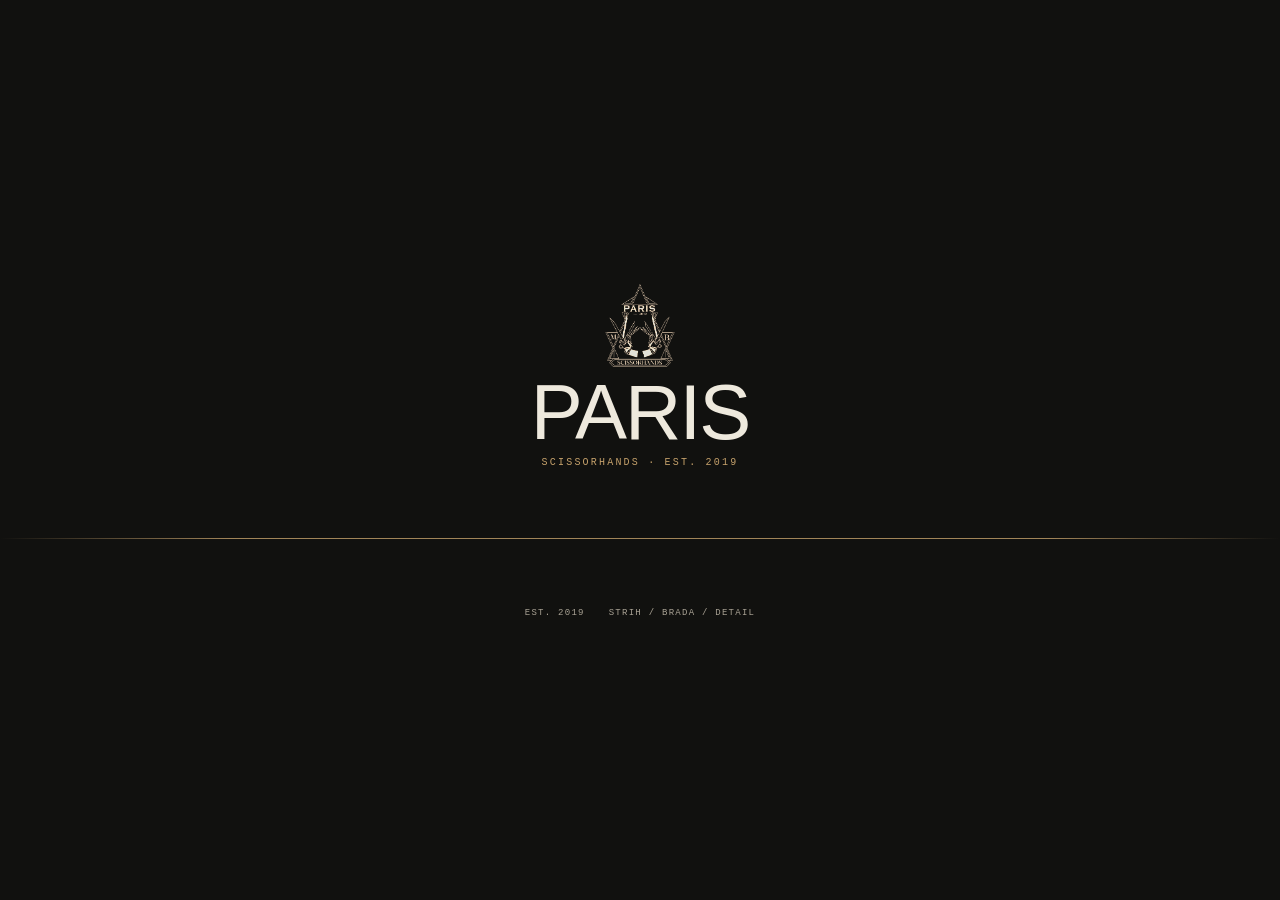
<file: index.html>
<!doctype html>
<html lang="sk">
<head>
  <meta charset="utf-8">
  <meta name="viewport" content="width=device-width, initial-scale=1">
  <meta name="theme-color" content="#11110f">
  <meta name="description" content="Paris Scissorhands — rezervácia strihu, brady a barber služieb.">
  <title>PARIS SCISSORHANDS — Rezervácia</title>
  <link rel="icon" type="image/png" href="paris-scissorhands-mark.png">
  <link rel="preload" as="image" href="paris-scissorhands-mark.png">
  <link rel="stylesheet" href="style.css?v=2026-11-18-16">
</head>
<body>
  <div class="page-loader" id="page-loader" aria-hidden="true">
    <div class="loader-identity">
      <img class="loader-mark" src="paris-scissorhands-mark.png" alt="">
      <div class="loader-brand"><span>PARIS</span><span class="loader-brand-sub">SCISSORHANDS · EST. 2019</span></div>
    </div>
    <div class="loader-cut">
      <span class="loader-rule"></span>
      <svg class="loader-scissors" viewBox="0 0 140 80" role="presentation">
        <g class="scissor-handles" fill="none" stroke="currentColor" stroke-width="3">
          <circle cx="18" cy="19" r="12"></circle><circle cx="18" cy="61" r="12"></circle>
          <path d="M27 27 36 36M27 53 36 44"></path>
        </g>
        <path class="scissor-blade blade-top" d="M32 40 124 9"></path>
        <path class="scissor-blade blade-bottom" d="M32 40 124 71"></path>
        <circle cx="32" cy="40" r="3.5" fill="currentColor"></circle>
      </svg>
    </div>
    <div class="loader-caption"><span>EST. 2019</span><span>STRIH / BRADA / DETAIL</span></div>
  </div>
  <main id="app" aria-live="polite"></main>
  <div id="toast" class="toast" role="status"></div>
  <footer><span>PARIS / SCISSORHANDS</span><span>EST. 2019 · REZERVAČNÝ SYSTÉM</span></footer>
  <script src="config.js"></script>
  <script type="module">
    const SERVICES = {
      cut: { name: 'Strih', duration: 60 },
      combo: { name: 'Strih + brada', duration: 90 },
      beard: { name: 'Brada', duration: 30 }
    };
    const cfg = window.BARBER_CONFIG || {};
    const configured = /^https:\/\//.test(cfg.supabaseUrl || '') && /^https:\/\//.test(cfg.siteUrl || '') && !!cfg.publicKey;
    const app = document.getElementById('app');
    let page = new URLSearchParams(location.hash.slice(1)).has('manage') ? 'manage' : 'book';
    document.body.dataset.page = page;
    let service = 'cut', selectedDate = '', selectedSlot = '', manageMode = '', manageToken = '';
    let adminDate = '', toastTimer, passwordSetup = false, slotRequestId = 0, slotExcludeId = '', dockObserver = null, dockResizeHandler = null, dockScrollHandler = null, dockClearance = 0;

    const authLink = new URLSearchParams(location.hash.slice(1));
    if (['invite', 'recovery'].includes(authLink.get('type')) && authLink.get('access_token') && authLink.get('refresh_token')) {
      setSession({
        access_token: authLink.get('access_token'),
        refresh_token: authLink.get('refresh_token'),
        expires_at: Date.now() + Number(authLink.get('expires_in') || 3600) * 1000
      });
      passwordSetup = true;
      page = 'admin';
      history.replaceState({}, '', `${location.pathname}${location.search}`);
    }

    function esc(value='') { return String(value).replace(/[&<>"']/g, c => ({'&':'&amp;','<':'&lt;','>':'&gt;','"':'&quot;',"'":'&#39;'}[c])); }
    function dateObj(key) { const [y,m,d] = key.split('-').map(Number); return new Date(Date.UTC(y,m-1,d,12)); }
    function formatDate(key, opts={weekday:'long',day:'numeric',month:'long'}) { return new Intl.DateTimeFormat('sk-SK',{...opts,timeZone:'Europe/Bratislava'}).format(dateObj(key)); }
    function minute(value) { const [h,m] = String(value).slice(0,5).split(':').map(Number); return h*60+m; }
    function clock(value) { return `${String(Math.floor(value/60)).padStart(2,'0')}:${String(value%60).padStart(2,'0')}`; }
    function todayKey() {
      const p = Object.fromEntries(new Intl.DateTimeFormat('en-CA',{timeZone:'Europe/Bratislava',year:'numeric',month:'2-digit',day:'2-digit'}).formatToParts(new Date()).map(x=>[x.type,x.value]));
      return `${p.year}-${p.month}-${p.day}`;
    }
    function localMinute() {
      const p = Object.fromEntries(new Intl.DateTimeFormat('en-GB',{timeZone:'Europe/Bratislava',hour:'2-digit',minute:'2-digit',hourCycle:'h23'}).formatToParts(new Date()).map(x=>[x.type,x.value]));
      return Number(p.hour)*60+Number(p.minute);
    }
    async function api(action, body={}, auth=false) {
      if (!configured) throw new Error('Najprv treba nastaviť Supabase v súbore config.js.');
      const headers = {'Content-Type':'application/json','apikey':cfg.publicKey};
      if (auth) {
        const token = await validAccessToken();
        if (!token) throw new Error('Prihláste sa do administrácie.');
        headers.Authorization = `Bearer ${token}`;
      } else {
        headers.Authorization = `Bearer ${cfg.publicKey}`;
      }
      const response = await fetch(`${cfg.supabaseUrl.replace(/\/$/,'')}/functions/v1/booking-api`,{
        method:'POST',headers,body:JSON.stringify({action,...body})
      });
      const result = await response.json().catch(()=>({error:'Server vrátil neplatnú odpoveď.'}));
      if (!response.ok) throw new Error(result.error || 'Požiadavku sa nepodarilo spracovať.');
      return result;
    }
    function storedSession() { try { return JSON.parse(sessionStorage.getItem('bb-admin-session')||'null'); } catch { return null; } }
    function setSession(value) { sessionStorage.setItem('bb-admin-session',JSON.stringify(value)); }
    function clearSession() { sessionStorage.removeItem('bb-admin-session'); }
    async function validAccessToken() {
      const session=storedSession(); if(!session) return '';
      if(session.expires_at>Date.now()+60000) return session.access_token;
      if(!session.refresh_token) { clearSession(); return ''; }
      const response=await fetch(`${cfg.supabaseUrl.replace(/\/$/,'')}/auth/v1/token?grant_type=refresh_token`,{
        method:'POST',headers:{'Content-Type':'application/json','apikey':cfg.publicKey},body:JSON.stringify({refresh_token:session.refresh_token})
      });
      const value=await response.json().catch(()=>null);
      if(!response.ok||!value?.access_token) { clearSession(); return ''; }
      setSession({access_token:value.access_token,refresh_token:value.refresh_token,expires_at:Date.now()+value.expires_in*1000});
      return value.access_token;
    }
    async function updateAccountPassword(password) {
      const token = await validAccessToken();
      if (!token) throw new Error('Pozvánka vypršala. Požiadajte o novú.');
      const response = await fetch(`${cfg.supabaseUrl.replace(/\/$/,'')}/auth/v1/user`, {
        method: 'PUT',
        headers: {'Content-Type':'application/json','apikey':cfg.publicKey,'Authorization':`Bearer ${token}`},
        body: JSON.stringify({password})
      });
      const result = await response.json().catch(()=>({}));
      if (!response.ok) throw new Error(result.msg || result.message || 'Heslo sa nepodarilo uložiť.');
    }
    function toast(text) { const el=document.getElementById('toast');el.textContent=text;el.classList.add('show');clearTimeout(toastTimer);toastTimer=setTimeout(()=>el.classList.remove('show'),3500); }
    async function setPage(next) {
      if(next==='book'&&page==='book') {
        app.querySelector('.brand-dock')?.scrollIntoView({behavior:'smooth',block:'start'});
        return;
      }
      const returnToServices=next==='book'&&page!=='book';
      if(returnToServices) {
        selectedDate='';selectedSlot='';slotExcludeId='';
        window.scrollTo(0,0);
      }
      page=next;document.body.dataset.page=page;manageMode='';selectedSlot='';
      if(next==='manage') manageToken=new URLSearchParams(location.hash.slice(1)).get('manage')||sessionStorage.getItem('bb-manage-token')||'';
      document.querySelectorAll('.nav-btn').forEach(b=>b.classList.toggle('active',b.dataset.page===next));
      await render();
      if(returnToServices){const dock=app.querySelector('.brand-dock');dock?.scrollIntoView({behavior:'auto',block:'start'});if(dock&&dock.getBoundingClientRect().top<=2)dock.classList.add('is-pinned');}
      else window.scrollTo(0,0);
    }
    function serviceCards(active) { return `<div class="service-grid">${Object.entries(SERVICES).map(([id,s],i)=>`<button class="service-card ${active===id?'selected':''}" data-service="${id}" data-index="0${i+1}"><span class="service-name">${s.name}</span><span class="service-duration">${s.duration} min</span></button>`).join('')}</div>`; }
    function daysMarkup(days,active='') {
      if(!days.length)return '<div class="empty">Momentálne nie sú otvorené žiadne dni. Dostupnosť dopĺňa barber.</div>';
      return `<div class="date-list">${days.map(d=>`<button class="date-chip ${active===d.date?'selected':''}" data-date="${d.date}"><strong>${esc(formatDate(d.date,{weekday:'short',day:'numeric',month:'short'}))}</strong><span>${esc(d.opens)}–${esc(d.lastStart)}</span></button>`).join('')}</div>`;
    }
    function slotsMarkup(slots,active='') {
      if(!slots.length)return '<div class="empty">Na tento deň už nie sú voľné termíny pre vybranú službu.</div>';
      return `<div class="slot-list">${slots.map(t=>`<button class="slot ${active===t?'selected':''}" data-slot="${t}">${esc(t)}</button>`).join('')}</div>`;
    }
    function updateSelectedAppointment() {
      const field=app.querySelector('#selected-appointment');
      const summary=app.querySelector('#selected-summary');
      const hasAppointment=Boolean(selectedDate&&selectedSlot);
      if(summary) summary.hidden=!hasAppointment;
      if(field&&hasAppointment) field.textContent=`${formatDate(selectedDate)} · ${selectedSlot}`;
    }
    async function refreshSlotChoices() {
      const area=app.querySelector('#slot-area');
      if(!selectedDate||!area)return;
      const requestId=++slotRequestId;
      area.innerHTML='<div class="empty">Načítavam voľné časy…</div>';
      try {
        const result=await api('slots',{date:selectedDate,service,excludeId:slotExcludeId||undefined});
        if(requestId===slotRequestId&&area.isConnected) { area.innerHTML=slotsMarkup(result.slots||[],selectedSlot);updateDockClearance(); }
      } catch(error) {
        if(requestId===slotRequestId&&area.isConnected) { area.innerHTML=`<div class="empty">${esc(error.message)}</div>`;updateDockClearance(); }
      }
    }
    function selectDate(date) {
      selectedDate=date;
      selectedSlot='';
      app.querySelectorAll('[data-date]').forEach(button=>button.classList.toggle('selected',button.dataset.date===date));
      let section=app.querySelector('#slot-section');
      if(!section) {
        const dateSection=app.querySelector('#date-section');
        if(!dateSection)return;
        const heading=page==='manage'&&manageMode==='change'?'Nový čas':'03 / Voľný čas';
        section=document.createElement('section');
        section.className='section';
        section.id='slot-section';
        section.innerHTML=`<div class="section-title"><h2>${heading}</h2><span class="label" id="slot-date-label"></span></div><div id="slot-area"></div>`;
        dateSection.insertAdjacentElement('afterend',section);
      }
      const detailsHeading=app.querySelector('#details-title');
      if(detailsHeading) detailsHeading.textContent='04 / Vaše údaje';
      const dateLabel=section.querySelector('#slot-date-label');
      if(dateLabel) dateLabel.textContent=formatDate(date);
      updateSelectedAppointment();
      refreshSlotChoices();
    }
    async function getDays() { const r=await api('days');return r.days||[]; }
    function pageNavigation() {
      return `<nav class="page-navigation" aria-label="Navigácia"><button class="nav-btn ${page==='book'?'active':''}" data-page="book">Rezervácia</button><button class="nav-btn ${page==='manage'?'active':''}" data-page="manage">Môj termín</button><button class="nav-btn ${page==='admin'?'active':''}" data-page="admin">Správa</button></nav>`;
    }
    function header(eyebrow,title,lede) { return `${pageNavigation()}<div class="page-head"><div><div class="eyebrow">${eyebrow}</div><h1>${title}</h1></div><p class="lede">${lede}</p></div>`; }
    function watchBrandDock() {
      dockObserver?.disconnect();
      if(dockResizeHandler)window.removeEventListener('resize',dockResizeHandler);if(dockScrollHandler)window.removeEventListener('scroll',dockScrollHandler);
      const flow=app.querySelector('.booking-flow'),dock=app.querySelector('.brand-dock');
      if(!flow||!dock)return;
      const revealNavigation=visible=>dock.classList.toggle('is-pinned',visible);
      const updatePinnedState=()=>{const top=dock.getBoundingClientRect().top;const pinned=dock.classList.contains('is-pinned');if(top<=2)revealNavigation(true);else if(pinned&&top>8)revealNavigation(false);};
      dockScrollHandler=()=>requestAnimationFrame(updatePinnedState);window.addEventListener('scroll',dockScrollHandler,{passive:true});updatePinnedState();
      dockResizeHandler=()=>{updateDockClearance();updatePinnedState();};
      window.addEventListener('resize',dockResizeHandler);
    }
    function updateDockClearance() {
      if(page!=='book')return;
      const sentinel=app.querySelector('.brand-dock-sentinel');
      if(!sentinel||!document.querySelector('body > footer'))return;
      const baseScrollHeight=document.documentElement.scrollHeight-dockClearance;
      const sentinelDocumentTop=sentinel.getBoundingClientRect().top+window.scrollY;
      const contentAfterDock=baseScrollHeight-sentinelDocumentTop;
      dockClearance=Math.max(0,Math.ceil(window.innerHeight-contentAfterDock+2));
      document.body.style.setProperty('--dock-clearance',`${dockClearance}px`);
    }
    function setupPage() {
      app.innerHTML=`<div class="page-head"><div><div class="eyebrow">Technické nastavenie</div><h1>Čakám na<br>Supabase.</h1></div><p class="lede">Stránka je pripravená na GitHub Pages. Pred zapnutím rezervácií treba vytvoriť Supabase projekt a vložiť jeho URL a verejný kľúč do <strong>config.js</strong>.</p></div><div class="callout warn">Zákazníci tu zatiaľ nemôžu rezervovať. Táto ochrana zabraňuje tomu, aby sa verejne tvárila funkčná stránka bez databázy.</div>`;
    }
    async function renderBook() {
      slotExcludeId='';
      const days=await getDays();
      const chosen=selectedDate&&selectedSlot?`${formatDate(selectedDate)} · ${selectedSlot}`:'Vyberte deň a čas';
      app.innerHTML=`<div class="booking-flow">
        <section class="brand-stage" aria-label="Paris Scissorhands">
          <img class="landing-mark" src="paris-scissorhands-mark.png" alt="Paris Scissorhands, barber studio">
        </section>
        <div class="brand-dock-sentinel" aria-hidden="true"></div>
        <header class="brand-dock" aria-labelledby="brand-wordmark">
          <h1 class="brand-wordmark" id="brand-wordmark"><span>PARIS</span><span>SCISSORHANDS</span></h1>
          <nav class="brand-dock-nav" aria-label="Navigácia"><button class="nav-btn active" data-page="book">Rezervácia</button><button class="nav-btn" data-page="manage">Môj termín</button><button class="nav-btn" data-page="admin">Správa</button></nav>
        </header>
        <div class="booking-content">
        <section class="section service-section" id="services"><div class="section-title"><h2>01 / Služba</h2><span class="section-aside">VYBER SI SVOJ BLOK</span></div>${serviceCards(service)}</section>
        <section class="section" id="date-section"><div class="section-title"><h2>02 / Dostupný deň</h2></div>${daysMarkup(days,selectedDate)}</section>
        ${selectedDate?`<section class="section" id="slot-section"><div class="section-title"><h2>03 / Voľný čas</h2><span class="label" id="slot-date-label">${esc(formatDate(selectedDate))}</span></div><div id="slot-area"><div class="empty">Načítavam voľné časy…</div></div></section>`:''}
        <section class="section booking-form"><div class="section-title"><h2 id="details-title">${selectedDate?'04':'03'} / Vaše údaje</h2></div><div class="summary-line" id="selected-summary"${selectedDate&&selectedSlot?'':' hidden'}><span>Vybraný termín</span><strong id="selected-appointment">${esc(chosen)}</strong></div><form id="booking-form"><div class="form-grid" style="margin-top:10px"><div class="field"><label for="name">Meno</label><input id="name" name="name" autocomplete="name" required maxlength="80"></div><div class="field"><label for="email">E-mail</label><input id="email" name="email" type="email" autocomplete="email" required maxlength="254"></div></div><p class="note">Potvrdenie, pripomienku aj odkaz na správu termínu pošleme e-mailom.</p><div class="button-row"><button class="primary" type="submit">Potvrdiť rezerváciu ↗</button></div></form></section>
        </div>
      </div>
      `;
      watchBrandDock();
      if(selectedDate) await refreshSlotChoices();
      updateDockClearance();
      app.querySelector('#booking-form').onsubmit=async e=>{
        e.preventDefault();const form=new FormData(e.currentTarget);
        const email=String(form.get('email')||'').trim();
        if(!email)return toast('Zadajte e-mailovú adresu.');
        if(!selectedDate||!selectedSlot)return toast('Vyberte si deň a voľný čas.');
        const button=e.currentTarget.querySelector('button[type=submit]');button.disabled=true;button.textContent='Ukladám…';
        try {
          const receipt=await api('create',{name:String(form.get('name')).trim(),email,service,date:selectedDate,time:selectedSlot});
          manageToken=receipt.token;sessionStorage.setItem('bb-manage-token',manageToken);
          const u=new URL(location.href);u.hash=`manage=${manageToken}`;history.replaceState({},'',u);
          renderConfirmation(receipt);
        } catch(error) { button.disabled=false;button.textContent='Potvrdiť rezerváciu ↗';toast(error.message); }
      };
    }
    function renderConfirmation(b) {
      page='confirmation';document.querySelectorAll('.nav-btn').forEach(n=>n.classList.remove('active'));
      const siteBase=(cfg.siteUrl||`${location.origin}${location.pathname}`).replace(/\/$/,'/');
      const link=`${siteBase}#manage=${encodeURIComponent(b.token)}`;
      app.innerHTML=`<div class="confirmation panel"><div class="eyebrow">Rezervácia prijatá</div><h1 style="font-size:48px">Vidíme sa.</h1><div class="big-code">${esc(b.reference)}</div><p class="lede">Potvrdenie a pripomienku pošleme e-mailom. Odkaz nižšie si uschovajte na prípadnú zmenu alebo zrušenie rezervácie.</p><div class="summary-line"><span>Služba</span><strong>${esc(SERVICES[b.service].name)} · ${b.duration} min</strong></div><div class="summary-line"><span>Dátum a čas</span><strong>${esc(formatDate(b.date))} · ${esc(b.time)}</strong></div><div class="field" style="margin-top:16px"><label for="manage-link">Súkromný odkaz na správu termínu</label><input id="manage-link" readonly value="${esc(link)}"></div><div class="button-row"><button class="primary" id="copy-link">Kopírovať odkaz</button><button class="secondary" id="open-manage">Spravovať termín</button><button class="secondary" id="back-book">Nová rezervácia</button></div></div>`;
      app.querySelector('#copy-link').onclick=async()=>{try{await navigator.clipboard.writeText(link);toast('Odkaz bol skopírovaný.');}catch{app.querySelector('#manage-link').select();toast('Odkaz označený na skopírovanie.');}};
      app.querySelector('#open-manage').onclick=()=>setPage('manage');
      app.querySelector('#back-book').onclick=()=>{selectedDate='';selectedSlot='';setPage('book');};
    }
    async function renderManage() {
      manageToken=new URLSearchParams(location.hash.slice(1)).get('manage')||manageToken||sessionStorage.getItem('bb-manage-token')||'';
      if(!manageToken) {
        app.innerHTML=`${header('Úprava rezervácie','Môj<br>termín.','Na správu termínu otvorte súkromný odkaz z potvrdzovacej správy alebo potvrdenia po rezervácii.')}<div class="empty">Bez súkromného odkazu nemôžeme bezpečne zobraziť ani zmeniť rezerváciu. Ak ste odkaz stratili, kontaktujte barber shop.</div>`;return;
      }
      const result=await api('manage_details',{token:manageToken});const b=result.booking;
      if(b.status!=='confirmed') { app.innerHTML=`<div class="panel"><div class="eyebrow">${esc(b.booking_reference)}</div><h1 style="font-size:42px">Termín je zrušený.</h1><button class="secondary" id="again">Nová rezervácia</button></div>`;app.querySelector('#again').onclick=()=>{selectedDate='';setPage('book');};return; }
      if(manageMode==='change') {
        const days=await getDays();
        app.innerHTML=`${header(`Úprava ${esc(b.booking_reference)}`,'Zmeniť<br>termín.', 'Viac než 24 hodín pred termínom môžete zmenu vykonať priamo. V posledných 24 hodinách ju schvaľuje barber.')}
          <section class="section"><div class="section-title"><h2>Nová služba</h2></div>${serviceCards(service)}</section>
          <section class="section" id="date-section"><div class="section-title"><h2>Nový deň</h2></div>${daysMarkup(days,selectedDate)}</section>
          ${selectedDate?`<section class="section" id="slot-section"><div class="section-title"><h2>Nový čas</h2><span class="label" id="slot-date-label">${esc(formatDate(selectedDate))}</span></div><div id="slot-area"><div class="empty">Načítavam voľné časy…</div></div></section>`:''}
          <div class="button-row"><button class="primary" id="save-change">Odoslať zmenu</button><button class="secondary" id="back-manage">Späť</button></div>`;
        slotExcludeId=b.appointment_id;
        if(selectedDate) await refreshSlotChoices();
        app.querySelector('#back-manage').onclick=()=>{manageMode='';render();};
        app.querySelector('#save-change').onclick=async()=>{
          if(!selectedDate||!selectedSlot)return toast('Vyberte nový deň a čas.');
          const button=app.querySelector('#save-change');button.disabled=true;
          try{const r=await api('manage',{token:manageToken,manageAction:'reschedule',service,date:selectedDate,time:selectedSlot});manageMode='';selectedSlot='';toast(r.result==='pending'?'Žiadosť čaká na potvrdenie barbera.':'Rezervácia bola zmenená.');await render();}
          catch(error){button.disabled=false;toast(error.message);}
        };return;
      }
      app.innerHTML=`${header('Správa rezervácie','Môj<br>termín.',`Kód rezervácie: <strong>${esc(b.booking_reference)}</strong>`)}<section class="panel"><h2>${esc(SERVICES[b.service]?.name||b.service)}</h2><div class="summary-line"><span>Dátum a čas</span><strong>${esc(formatDate(b.booking_day))} · ${esc(String(b.starts_at).slice(0,5))}</strong></div><div class="summary-line"><span>Dĺžka</span><strong>${b.duration_minutes} min</strong></div>${b.pending_request?'<div class="callout warn" style="margin-top:16px">Vaša žiadosť čaká na potvrdenie barbera. Pôvodný termín zatiaľ zostáva rezervovaný.</div>':''}<div class="button-row"><button class="primary" id="change">Zmeniť termín</button><button class="danger" id="cancel">Požiadať o zrušenie</button></div><p class="note">Viac než 24 hodín pred termínom sa zmena alebo zrušenie vykoná priamo. V posledných 24 hodinách ide barberovi žiadosť na schválenie.</p></section>`;
      app.querySelector('#change').onclick=()=>{manageMode='change';service=b.service;selectedDate=b.booking_day;selectedSlot='';render();};
      app.querySelector('#cancel').onclick=async e=>{if(b.pending_request)return toast('Žiadosť už čaká na spracovanie.');e.currentTarget.disabled=true;try{const r=await api('manage',{token:manageToken,manageAction:'cancel'});toast(r.result==='pending'?'Žiadosť o zrušenie čaká na potvrdenie.':'Termín bol zrušený.');await render();}catch(error){e.currentTarget.disabled=false;toast(error.message);}};
    }
    async function login(email,password) {
      const response=await fetch(`${cfg.supabaseUrl.replace(/\/$/,'')}/auth/v1/token?grant_type=password`,{
        method:'POST',headers:{'Content-Type':'application/json','apikey':cfg.publicKey},body:JSON.stringify({email,password})
      });
      const result=await response.json().catch(()=>({}));
      if(!response.ok||!result.access_token)throw new Error(result.msg||result.message||'Prihlásenie sa nepodarilo.');
      setSession({access_token:result.access_token,refresh_token:result.refresh_token,expires_at:Date.now()+result.expires_in*1000});
    }
    function timeOptions(value='08:00') { return Array.from({length:18},(_,i)=>`${String(i+6).padStart(2,'0')}:00`).map(t=>`<option value="${t}" ${t===value?'selected':''}>${t}</option>`).join(''); }
    async function renderAdmin() {
      if (passwordSetup) {
        app.innerHTML=`${header('Dokončenie účtu','Nastav si<br>heslo.','Zvoľte si vlastné heslo pre prístup do administrácie.')}<section class="panel"><form id="password-setup-form" class="form-grid"><div class="field"><label for="new-password">Nové heslo</label><input id="new-password" name="password" type="password" autocomplete="new-password" minlength="12" required></div><div class="field"><label for="confirm-password">Zopakovať heslo</label><input id="confirm-password" name="confirm" type="password" autocomplete="new-password" minlength="12" required></div><div class="field full"><p class="note">Heslo musí mať aspoň 12 znakov. Uložte si ho bezpečne.</p><button class="primary" type="submit">Nastaviť heslo</button></div></form></section>`;
        app.querySelector('#password-setup-form').onsubmit=async e=>{
          e.preventDefault();
          const form=new FormData(e.currentTarget), password=String(form.get('password')||'');
          if(password!==String(form.get('confirm')||''))return toast('Heslá sa nezhodujú.');
          const button=e.currentTarget.querySelector('button[type=submit]');button.disabled=true;button.textContent='Ukladám…';
          try { await updateAccountPassword(password);passwordSetup=false;toast('Heslo je nastavené.');await render(); }
          catch(error) { button.disabled=false;button.textContent='Nastaviť heslo';toast(error.message); }
        };
        return;
      }
      if(!storedSession()) {
        app.innerHTML=`${header('Barber / administrácia','Otváram<br>kalendár.','Prihláste sa cez účet, ktorý má administrátorské oprávnenie v Supabase.')}<section class="panel"><form id="login-form" class="form-grid"><div class="field"><label for="admin-email">E-mail</label><input id="admin-email" name="email" type="email" autocomplete="username" required></div><div class="field"><label for="admin-password">Heslo</label><input id="admin-password" name="password" type="password" autocomplete="current-password" required></div><div class="field full"><button class="primary" type="submit">Prihlásiť sa</button></div></form></section>`;
        app.querySelector('#login-form').onsubmit=async e=>{e.preventDefault();const f=new FormData(e.currentTarget);try{await login(String(f.get('email')),String(f.get('password')));render();}catch(error){toast(error.message);}};return;
      }
      let data;
      try { data=await api('admin_list',{},true); }
      catch(error) { clearSession();app.innerHTML=`${header('Barber / administrácia','Prihlásenie<br>vypršalo.','Skontrolujte účet v Supabase a oprávnenie administrátora.')}<div class="callout warn">${esc(error.message)}</div><button class="secondary" id="retry-login">Prihlásiť sa znova</button>`;app.querySelector('#retry-login').onclick=()=>render();return; }
      const days=data.days||[], bookings=data.bookings||[], requests=(data.requests||[]).filter(r=>r.status==='pending');
      const active=bookings.filter(b=>b.status==='confirmed').sort((a,b)=>a.booking_day.localeCompare(b.booking_day)||a.starts_at.localeCompare(b.starts_at));
      const dayCounts=new Map();for(const b of active)dayCounts.set(b.booking_day,(dayCounts.get(b.booking_day)||0)+1);
      const bookingFor=id=>bookings.find(b=>b.id===id);
      const chosen=days.find(d=>d.day===adminDate);
      app.innerHTML=`${header('Barber / administrácia','Otváram<br>kalendár.','Pridajte deň, v ktorom striháte. Posledný zadaný čas je najneskorší začiatok rezervácie.')}
        <div class="admin-actions"><button class="secondary mini" id="logout">Odhlásiť sa</button></div>
        <div class="admin-grid"><section class="admin-card"><div class="section-title"><h2>Otvoriť deň</h2><span class="label">Príklad: 08:00–19:00</span></div><form id="day-form"><div class="form-grid"><div class="field full"><label for="day-date">Dátum</label><input id="day-date" name="date" type="date" min="${todayKey()}" required value="${esc(adminDate)}"></div><div class="field"><label for="opens">Prvý začiatok</label><select id="opens" name="opens">${timeOptions(chosen?.first_start?.slice(0,5)||'08:00')}</select></div><div class="field"><label for="last-start">Posledný začiatok</label><select id="last-start" name="lastStart">${timeOptions(chosen?.last_start?.slice(0,5)||'19:00')}</select></div></div><div class="button-row"><button class="primary" type="submit">${chosen?'Uložiť hodiny':'Otvoriť dátum'}</button></div></form><p class="note">Služba môže skončiť po poslednom začiatku. Rezervácie sa neprekrývajú.</p></section>
        <section class="admin-card"><div class="section-title"><h2>Čakajúce žiadosti</h2><span class="label">${requests.length} čaká</span></div>${requests.length?`<div class="admin-list">${requests.map(r=>{const b=bookingFor(r.appointment_id);return `<div class="list-row request"><div><strong>${r.action==='cancel'?'Zrušenie':'Zmena'} · ${esc(b?.customer_name||'Klient')}</strong><small>${esc(b?.reference||'')} · ${r.action==='reschedule'?`${esc(formatDate(r.new_day))} ${esc(String(r.new_start).slice(0,5))} / ${esc(SERVICES[r.new_service]?.name||'')}`:`pôvodne ${esc(formatDate(b?.booking_day||todayKey()))} ${esc(String(b?.starts_at||'').slice(0,5))}`}</small><div class="request-actions"><button class="primary mini" data-approve="${r.id}">Schváliť</button><button class="secondary mini" data-decline="${r.id}">Zamietnuť</button></div></div></div>`}).join('')}</div>`:'<div class="empty">Žiadne čakajúce žiadosti.</div>'}</section></div>
        <div class="admin-grid"><section class="admin-card"><div class="section-title"><h2>Otvorené dni</h2><span class="label">${days.length} dní</span></div>${days.length?`<div class="admin-list">${days.map(d=>`<div class="list-row"><div><strong>${esc(formatDate(d.day))}</strong><small>${esc(d.first_start.slice(0,5))}–${esc(d.last_start.slice(0,5))} posledné začiatky · ${dayCounts.get(d.day)||0} rezervácií</small></div><button class="secondary mini" data-select-day="${d.day}">Upraviť</button><button class="danger mini" data-close-day="${d.day}" ${dayCounts.get(d.day)?'disabled title="Najprv spracujte rezervácie"':''}>Zavrieť</button></div>`).join('')}</div>`:'<div class="empty">Kalendár je zatiaľ prázdny.</div>'}</section>
        <section class="admin-card"><div class="section-title"><h2>Rezervácie</h2><span class="label">${active.length} aktívnych</span></div>${active.length?`<div class="admin-list">${active.map(b=>`<div class="list-row"><div><strong>${esc(String(b.starts_at).slice(0,5))} · ${esc(b.customer_name)}</strong><small>${esc(formatDate(b.booking_day))} · ${esc(SERVICES[b.service]?.name||b.service)} (${b.duration_minutes} min)<br>${esc(b.email||b.phone||'')}</small></div></div>`).join('')}</div>`:'<div class="empty">Zatiaľ bez rezervácií.</div>'}</section></div>
        <section class="admin-card"><div class="section-title"><h2>Upozornenia</h2><span class="label">Nastavenie kontaktov</span></div><form id="settings-form" class="form-grid"><div class="field"><label for="notify-email">E-mail na žiadosti od klientov</label><input id="notify-email" name="adminEmail" type="email" value="${esc(data.settings?.admin_email||'')}"></div><div class="field"><label for="admin-user-email">E-mail účtu barbera</label><input id="admin-user-email" name="adminUserEmail" type="email" required placeholder="E-mail prihláseného účtu"></div><div class="field full"><button class="primary" type="submit">Uložiť kontakty</button></div></form><p class="note">Upozornenia na zmenu alebo zrušenie termínu pošleme na nastavený e-mail.</p></section>`;
      app.querySelector('#logout').onclick=()=>{clearSession();render();};
      app.querySelector('#day-date').onchange=e=>{adminDate=e.target.value;render();};
      app.querySelector('#day-form').onsubmit=async e=>{e.preventDefault();const f=new FormData(e.currentTarget);try{await api('admin_set_day',{date:f.get('date'),opens:f.get('opens'),lastStart:f.get('lastStart')},true);adminDate=String(f.get('date'));toast('Dostupnosť dňa je uložená.');render();}catch(error){toast(error.message);}};
      app.querySelector('#settings-form').onsubmit=async e=>{e.preventDefault();const f=new FormData(e.currentTarget);try{await api('admin_settings',{adminEmail:f.get('adminEmail'),adminUserEmail:f.get('adminUserEmail')},true);toast('Kontakty sú uložené.');render();}catch(error){toast(error.message);}};
      app.querySelectorAll('[data-select-day]').forEach(b=>b.onclick=()=>{adminDate=b.dataset.selectDay;render();window.scrollTo(0,0);});
      app.querySelectorAll('[data-close-day]').forEach(b=>b.onclick=async()=>{try{await api('admin_close_day',{date:b.dataset.closeDay},true);toast('Deň bol zatvorený.');render();}catch(error){toast(error.message);}});
      app.querySelectorAll('[data-approve],[data-decline]').forEach(b=>b.onclick=async()=>{try{await api('admin_resolve',{requestId:b.dataset.approve||b.dataset.decline,approve:!!b.dataset.approve},true);toast(b.dataset.approve?'Žiadosť bola schválená.':'Žiadosť bola zamietnutá.');render();}catch(error){toast(error.message);}});
    }
    async function render() {
      if(!configured){setupPage();return;}
      if(page!=='book') {
        dockObserver?.disconnect();
        if(dockResizeHandler)window.removeEventListener('resize',dockResizeHandler);if(dockScrollHandler)window.removeEventListener('scroll',dockScrollHandler);
        dockScrollHandler=null;dockResizeHandler=null;dockClearance=0;document.body.style.removeProperty('--dock-clearance');
      }
      document.querySelectorAll('.nav-btn').forEach(b=>b.classList.toggle('active',b.dataset.page===page));
      app.innerHTML='<div class="empty">Načítavam…</div>';
      try { if(page==='book')await renderBook();else if(page==='manage')await renderManage();else if(page==='admin')await renderAdmin(); }
      catch(error) { app.innerHTML=`<div class="callout warn">${esc(error.message)}</div><button class="secondary" id="retry">Skúsiť znova</button>`;app.querySelector('#retry').onclick=()=>render(); }
    }
    document.addEventListener('click',e=>{const nav=e.target.closest('.nav-btn[data-page]');if(nav)setPage(nav.dataset.page);});
    app.addEventListener('click',async e=>{
      const s=e.target.closest('[data-service]');if(s){service=s.dataset.service;selectedSlot='';app.querySelectorAll('[data-service]').forEach(b=>b.classList.toggle('selected',b.dataset.service===service));updateSelectedAppointment();await refreshSlotChoices();return;}
      const d=e.target.closest('[data-date]');if(d){selectDate(d.dataset.date);return;}
      const t=e.target.closest('[data-slot]');if(t){selectedSlot=t.dataset.slot;app.querySelectorAll('[data-slot]').forEach(b=>b.classList.toggle('selected',b.dataset.slot===selectedSlot));updateSelectedAppointment();}
    });
    render();
    const pageLoader=document.getElementById('page-loader');
    let loaderFinished=false;
    function finishPageLoader(){
      if(loaderFinished)return;
      loaderFinished=true;
      pageLoader.classList.add('is-finished');
      window.setTimeout(()=>pageLoader.remove(),650);
    }
    window.addEventListener('load',()=>window.setTimeout(finishPageLoader,1150),{once:true});
    window.setTimeout(finishPageLoader,2200);
  </script>
</body>
</html>
</file>
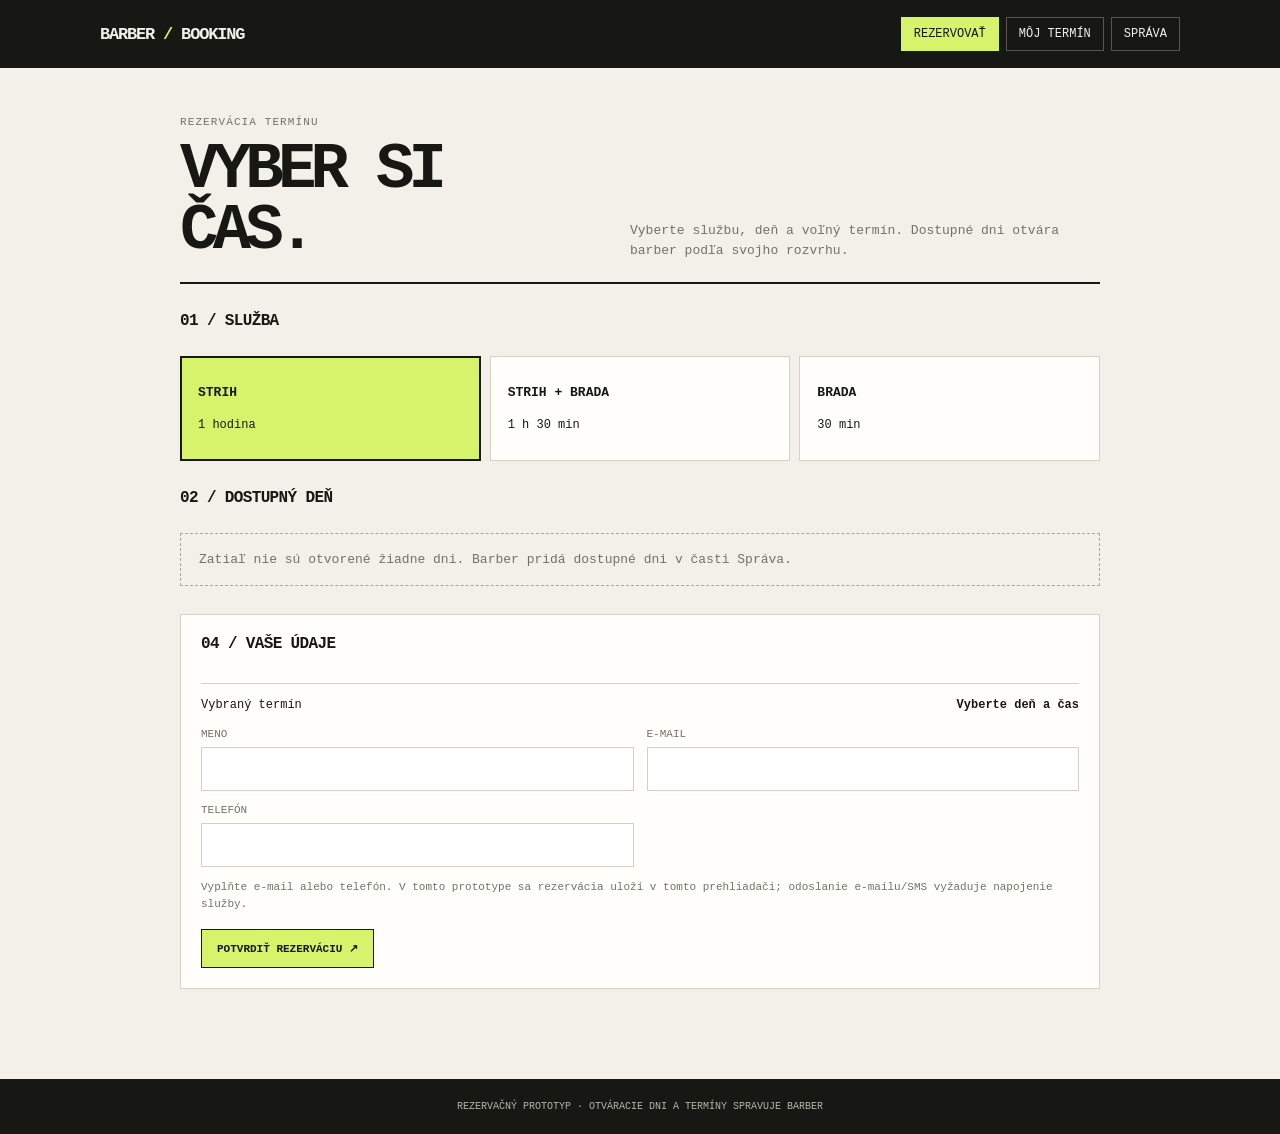
<file: local-demo.html>
<!doctype html>
<html lang="sk">
<head>
  <meta charset="utf-8">
  <meta name="viewport" content="width=device-width, initial-scale=1">
  <meta name="theme-color" content="#171714">
  <title>Rezervácie — barber</title>
  <style>
    :root {
      color-scheme: light;
      --ink: #171714;
      --paper: #f2f0e9;
      --card: #fffefa;
      --line: #d5d1c6;
      --muted: #747168;
      --acid: #d7f36b;
      --warn: #f4d3c7;
      font-family: ui-monospace, SFMono-Regular, Menlo, Monaco, Consolas, "Liberation Mono", monospace;
    }
    * { box-sizing: border-box; }
    body { margin: 0; background: var(--paper); color: var(--ink); }
    button, input, select { font: inherit; }
    button { cursor: pointer; color: inherit; }
    .topbar { background: var(--ink); color: var(--paper); padding: 17px max(22px, calc((100vw - 1080px) / 2)); display: flex; align-items: center; justify-content: space-between; gap: 20px; }
    .brand { font-weight: 900; letter-spacing: -.07em; text-transform: uppercase; font-size: 17px; }
    .brand span { color: var(--acid); }
    nav { display: flex; gap: 7px; }
    .nav-btn { border: 1px solid #56564f; padding: 9px 12px; color: inherit; background: transparent; font-size: 12px; text-transform: uppercase; }
    .nav-btn.active, .nav-btn:hover { background: var(--acid); border-color: var(--acid); color: var(--ink); }
    main { width: min(100% - 36px, 920px); margin: 48px auto 90px; }
    .page-head { display: flex; justify-content: space-between; align-items: end; gap: 24px; border-bottom: 2px solid var(--ink); padding-bottom: 20px; margin-bottom: 28px; }
    .eyebrow, .label { font-size: 11px; letter-spacing: .1em; text-transform: uppercase; color: var(--muted); }
    h1 { font-size: clamp(34px, 7vw, 64px); line-height: .95; letter-spacing: -.09em; text-transform: uppercase; margin: 12px 0 0; }
    h2 { text-transform: uppercase; font-size: 16px; letter-spacing: -.04em; margin: 0 0 14px; }
    h3 { margin: 0; font-size: 14px; text-transform: uppercase; }
    p { line-height: 1.55; }
    .lede { color: var(--muted); max-width: 470px; margin: 0; font-size: 13px; }
    .section { margin: 28px 0; }
    .section-title { display: flex; justify-content: space-between; align-items: baseline; gap: 16px; margin-bottom: 12px; }
    .service-grid { display: grid; grid-template-columns: repeat(3, 1fr); gap: 9px; }
    .service-card { text-align: left; border: 1px solid var(--line); background: var(--card); padding: 17px; min-height: 105px; }
    .service-card:hover, .service-card.selected { border: 2px solid var(--ink); padding: 16px; background: var(--acid); }
    .service-name { font-weight: 800; text-transform: uppercase; font-size: 13px; display: block; }
    .service-duration { display: block; margin-top: 18px; font-size: 12px; }
    .date-list { display: flex; flex-wrap: wrap; gap: 8px; }
    .date-chip, .slot { border: 1px solid var(--line); background: var(--card); padding: 12px 14px; }
    .date-chip.selected, .slot.selected { border: 2px solid var(--ink); padding: 11px 13px; background: var(--acid); }
    .date-chip strong { display: block; text-transform: uppercase; font-size: 12px; }
    .date-chip span { display: block; color: var(--muted); font-size: 11px; margin-top: 5px; }
    .slot-list { display: flex; flex-wrap: wrap; gap: 8px; }
    .slot { font-weight: 800; min-width: 82px; }
    .slot small { display: block; font-weight: 400; font-size: 9px; color: #5e642d; margin-top: 3px; }
    .empty { border: 1px dashed #aaa69a; color: var(--muted); padding: 18px; font-size: 13px; }
    .booking-form, .panel, .admin-card { background: var(--card); border: 1px solid var(--line); padding: 20px; }
    .form-grid { display: grid; grid-template-columns: 1fr 1fr; gap: 13px; }
    .field { display: flex; flex-direction: column; gap: 7px; }
    .field label { font-size: 11px; text-transform: uppercase; color: var(--muted); }
    .field input, .field select { background: white; border: 1px solid var(--line); padding: 12px; min-width: 0; color: var(--ink); }
    .field.full { grid-column: 1 / -1; }
    .note { color: var(--muted); font-size: 11px; margin: 12px 0 0; }
    .primary, .secondary, .danger { border: 1px solid var(--ink); padding: 12px 15px; text-transform: uppercase; font-weight: 800; font-size: 11px; background: var(--ink); color: var(--paper); }
    .primary { background: var(--acid); color: var(--ink); }
    .primary:hover { background: #c8e653; }
    .secondary { background: transparent; color: var(--ink); }
    .danger { background: var(--warn); color: var(--ink); }
    .button-row { display: flex; gap: 8px; flex-wrap: wrap; margin-top: 16px; }
    .summary-line { border-top: 1px solid var(--line); margin-top: 16px; padding-top: 14px; font-size: 12px; display: flex; justify-content: space-between; gap: 14px; }
    .summary-line strong { text-align: right; }
    .callout { padding: 12px 14px; background: #eeeddf; font-size: 12px; line-height: 1.5; }
    .callout.warn { background: var(--warn); }
    .admin-grid { display: grid; grid-template-columns: 1fr 1fr; gap: 16px; }
    .admin-card { margin-bottom: 15px; }
    .admin-list { display: flex; flex-direction: column; gap: 9px; }
    .list-row { display: flex; align-items: center; justify-content: space-between; gap: 12px; border-top: 1px solid var(--line); padding-top: 11px; font-size: 12px; }
    .list-row:first-child { border-top: 0; padding-top: 0; }
    .list-row small { display: block; color: var(--muted); margin-top: 4px; }
    .mini { padding: 7px 9px; font-size: 10px; }
    .request { border-left: 3px solid #d78a63; padding-left: 11px; }
    .request-actions { display: flex; gap: 6px; margin-top: 9px; }
    .confirmation { max-width: 640px; margin: 0 auto; }
    .big-code { background: var(--acid); padding: 14px 17px; display: inline-block; font-weight: 900; font-size: 20px; letter-spacing: .06em; margin: 10px 0; }
    .toast { position: fixed; bottom: 18px; left: 50%; transform: translateX(-50%); padding: 12px 16px; background: var(--ink); color: white; font-size: 12px; display: none; max-width: calc(100% - 32px); z-index: 2; }
    .toast.show { display: block; }
    footer { background: var(--ink); color: #b7b4aa; padding: 22px; text-align: center; font-size: 10px; }
    @media (max-width: 650px) {
      .topbar { align-items: flex-start; flex-direction: column; }
      main { margin-top: 32px; }
      .page-head { align-items: flex-start; flex-direction: column; }
      .service-grid, .admin-grid { grid-template-columns: 1fr; }
      .service-card { min-height: 80px; }
      .service-duration { margin-top: 10px; }
      .form-grid { grid-template-columns: 1fr; }
      .field.full { grid-column: auto; }
    }
  </style>
</head>
<body>
  <header class="topbar">
    <div class="brand">BARBER <span>/</span> BOOKING</div>
    <nav aria-label="Hlavná navigácia">
      <button class="nav-btn active" data-page="book">Rezervovať</button>
      <button class="nav-btn" data-page="manage">Môj termín</button>
      <button class="nav-btn" data-page="admin">Správa</button>
    </nav>
  </header>
  <main id="app"></main>
  <div id="toast" class="toast" role="status"></div>
  <footer>REZERVAČNÝ PROTOTYP · OTVÁRACIE DNI A TERMÍNY SPRAVUJE BARBER</footer>
  <script>
    const KEY = 'barber-booking-prototype-v1';
    const SERVICES = {
      cut: { name: 'Strih', duration: 60 },
      combo: { name: 'Strih + brada', duration: 90 },
      beard: { name: 'Brada', duration: 30 }
    };
    const blankState = () => ({ days: [], bookings: [], requests: [] });
    let state;
    try { state = JSON.parse(localStorage.getItem(KEY)) || blankState(); }
    catch { state = blankState(); }
    let page = 'book';
    let service = 'cut';
    let selectedDate = '';
    let selectedSlot = null;
    let manageId = '';
    let manageMode = '';
    let adminDate = '';
    let toastTimer;

    const app = document.getElementById('app');
    const today = () => dateKey(new Date());
    function save() { localStorage.setItem(KEY, JSON.stringify(state)); }
    function dateKey(date) { return `${date.getFullYear()}-${String(date.getMonth()+1).padStart(2,'0')}-${String(date.getDate()).padStart(2,'0')}`; }
    function dateObj(key) { const [y,m,d] = key.split('-').map(Number); return new Date(y,m-1,d,12); }
    function formatDate(key, opts = { weekday:'long', day:'numeric', month:'long' }) { return new Intl.DateTimeFormat('sk-SK', opts).format(dateObj(key)); }
    function addDays(key, amount) { const d = dateObj(key); d.setDate(d.getDate()+amount); return dateKey(d); }
    function mins(time) { const [h,m] = time.split(':').map(Number); return h*60+m; }
    function clock(value) { return `${String(Math.floor(value/60)).padStart(2,'0')}:${String(value%60).padStart(2,'0')}`; }
    function nowMinutesIfToday(key) { const n = new Date(); return key === today() ? n.getHours()*60+n.getMinutes() : -1; }
    function stamp(key, time) { const [y,m,d] = key.split('-').map(Number); const [h,min] = time.split(':').map(Number); return new Date(y,m-1,d,h,min).getTime(); }
    function isWithin24h(booking) { return stamp(booking.date, booking.time) - Date.now() < 24*60*60*1000; }
    function esc(value='') { return String(value).replace(/[&<>"']/g, c => ({'&':'&amp;','<':'&lt;','>':'&gt;','"':'&quot;',"'":'&#39;'}[c])); }
    function dayFor(key) { return state.days.find(d => d.date === key); }
    function activeBookings(key, excludeId='') { return state.bookings.filter(b => b.status === 'active' && b.date === key && b.id !== excludeId); }
    function bookingEnd(b) { return mins(b.time) + SERVICES[b.service].duration; }
    function getSlots(key, serviceKey, excludeId='') {
      const day = dayFor(key); if (!day) return [];
      const duration = SERVICES[serviceKey].duration;
      const open = mins(day.opens), lastStart = mins(day.closes);
      const bookings = activeBookings(key, excludeId);
      const times = new Set();
      // Hourly starts are the normal rhythm. Half-hour starts are added only when they touch an existing booking.
      for (let t = Math.ceil(open/60)*60; t <= lastStart; t += 60) times.add(t);
      for (const b of bookings) {
        const end = bookingEnd(b);
        const touching = [end, mins(b.time)-duration];
        for (const t of touching) if (t % 60 === 30 && t <= lastStart) times.add(t);
      }
      const nowMins = nowMinutesIfToday(key);
      const choices = [];
      for (const t of times) {
        if (t < open || t > lastStart || (nowMins >= 0 && t <= nowMins)) continue;
        const overlaps = bookings.some(b => t < bookingEnd(b) && t + duration > mins(b.time));
        if (overlaps) continue;
        choices.push({ time:clock(t), minute:t });
      }
      return choices.sort((a,b) => a.minute-b.minute);
    }
    function notify(text) {
      const el = document.getElementById('toast'); el.textContent = text; el.classList.add('show');
      clearTimeout(toastTimer); toastTimer = setTimeout(() => el.classList.remove('show'), 3200);
    }
    function setPage(next) {
      page = next; selectedSlot = null; manageMode = '';
      document.querySelectorAll('.nav-btn').forEach(b => b.classList.toggle('active', b.dataset.page === next));
      render(); window.scrollTo(0,0);
    }
    function openDaysMarkup(active='') {
      const days = state.days.filter(d => d.date >= today()).sort((a,b)=>a.date.localeCompare(b.date));
      if (!days.length) return '<div class="empty">Zatiaľ nie sú otvorené žiadne dni. Barber pridá dostupné dni v časti Správa.</div>';
      return `<div class="date-list">${days.map(d=>`<button class="date-chip ${active===d.date?'selected':''}" data-date="${d.date}"><strong>${esc(formatDate(d.date,{weekday:'short',day:'numeric',month:'short'}))}</strong><span>${d.opens}–${d.closes}</span></button>`).join('')}</div>`;
    }
    function slotsMarkup(key, serviceKey, excludeId='') {
      if (!key) return '<div class="empty">Najprv vyberte deň.</div>';
      const slots = getSlots(key, serviceKey, excludeId);
      if (!slots.length) return '<div class="empty">Na tento deň už nie sú voľné termíny pre vybranú službu.</div>';
      return `<div class="slot-list">${slots.map(s=>`<button class="slot ${selectedSlot===s.time?'selected':''}" data-slot="${s.time}">${s.time}</button>`).join('')}</div>`;
    }
    function serviceCards(active) {
      return `<div class="service-grid">${Object.entries(SERVICES).map(([id,s])=>`<button class="service-card ${active===id?'selected':''}" data-service="${id}"><span class="service-name">${s.name}</span><span class="service-duration">${s.duration===90?'1 h 30 min':s.duration===60?'1 hodina':'30 min'}</span></button>`).join('')}</div>`;
    }
    function renderBook() {
      const chosen = selectedSlot && selectedDate ? `${formatDate(selectedDate)} · ${selectedSlot}` : 'Vyberte deň a čas';
      app.innerHTML = `<div class="page-head"><div><div class="eyebrow">Rezervácia termínu</div><h1>Vyber si<br>čas.</h1></div><p class="lede">Vyberte službu, deň a voľný termín. Dostupné dni otvára barber podľa svojho rozvrhu.</p></div>
        <section class="section"><div class="section-title"><h2>01 / Služba</h2></div>${serviceCards(service)}</section>
        <section class="section"><div class="section-title"><h2>02 / Dostupný deň</h2></div><div id="days">${openDaysMarkup(selectedDate)}</div></section>
        ${selectedDate?`<section class="section"><div class="section-title"><h2>03 / Voľný čas</h2><span class="label">${esc(formatDate(selectedDate))}</span></div><div id="slots">${slotsMarkup(selectedDate,service)}</div></section>`:''}
        <section class="section booking-form"><div class="section-title"><h2>04 / Vaše údaje</h2></div><div class="summary-line"><span>Vybraný termín</span><strong>${esc(chosen)}</strong></div><form id="booking-form"><div class="form-grid" style="margin-top:16px"><div class="field"><label for="name">Meno</label><input id="name" name="name" autocomplete="name" required maxlength="80"></div><div class="field"><label for="email">E-mail</label><input id="email" name="email" type="email" autocomplete="email"></div><div class="field"><label for="phone">Telefón</label><input id="phone" name="phone" type="tel" autocomplete="tel"></div></div><p class="note">Vyplňte e-mail alebo telefón. V tomto prototype sa rezervácia uloží v tomto prehliadači; odoslanie e-mailu/SMS vyžaduje napojenie služby.</p><div class="button-row"><button class="primary" type="submit">Potvrdiť rezerváciu ↗</button></div></form></section>
        `;
      app.querySelectorAll('[data-service]').forEach(b=>b.onclick=()=>{service=b.dataset.service;selectedSlot=null;render();});
      app.querySelectorAll('[data-date]').forEach(b=>b.onclick=()=>{selectedDate=b.dataset.date;selectedSlot=null;render();});
      app.querySelectorAll('[data-slot]').forEach(b=>b.onclick=()=>{selectedSlot=b.dataset.slot;render();});
      app.querySelector('#booking-form').onsubmit=e=>{
        e.preventDefault(); const form=new FormData(e.currentTarget);
        const name=String(form.get('name')).trim(), email=String(form.get('email')).trim(), phone=String(form.get('phone')).trim();
        if (!email&&!phone) return notify('Zadajte e-mail alebo telefón.');
        if (!selectedDate||!selectedSlot) return notify('Vyberte si deň a voľný čas.');
        if (!getSlots(selectedDate,service).some(s=>s.time===selectedSlot)) return notify('Tento čas už nie je voľný. Vyberte iný.');
        const id='BB-'+Math.random().toString(36).slice(2,6).toUpperCase()+'-'+Math.random().toString(36).slice(2,6).toUpperCase();
        const booking={id,name,email,phone,service,date:selectedDate,time:selectedSlot,status:'active',createdAt:Date.now(),reminderAt:stamp(selectedDate,selectedSlot)-24*60*60*1000};
        state.bookings.push(booking);save();renderConfirmation(booking);notify('Rezervácia je uložená.');
      };
    }
    function renderConfirmation(b) {
      page='confirmation'; document.querySelectorAll('.nav-btn').forEach(n=>n.classList.remove('active'));
      app.innerHTML=`<div class="confirmation panel"><div class="eyebrow">Rezervácia uložená v prototype</div><h1 style="font-size:48px">Vidíme sa.</h1><div class="big-code">${esc(b.id)}</div><p class="lede">Uschovajte si tento kód. Nájdete ho v časti „Môj termín“, kde môžete rezerváciu spravovať.</p><div class="summary-line"><span>Služba</span><strong>${esc(SERVICES[b.service].name)} · ${SERVICES[b.service].duration} min</strong></div><div class="summary-line"><span>Dátum a čas</span><strong>${esc(formatDate(b.date))} · ${b.time}</strong></div><div class="summary-line"><span>Meno</span><strong>${esc(b.name)}</strong></div><div class="callout" style="margin-top:18px">Potvrdenie sa zatiaľ zobrazuje priamo na stránke. Automatické e-mailové/SMS potvrdenie a pripomienka 24 hodín pred termínom budú fungovať po napojení odosielacej služby a servera.</div><div class="button-row"><button class="primary" id="to-manage">Spravovať rezerváciu</button><button class="secondary" id="to-book">Späť na rezervácie</button></div></div>`;
      document.getElementById('to-manage').onclick=()=>{manageId=b.id;setPage('manage');};
      document.getElementById('to-book').onclick=()=>setPage('book');
    }
    function findBooking(id) { return state.bookings.find(b=>b.id.toLowerCase()===id.trim().toLowerCase()); }
    function renderManage() {
      const booking=manageId?findBooking(manageId):null;
      if (!booking) {
        app.innerHTML=`<div class="page-head"><div><div class="eyebrow">Úprava rezervácie</div><h1>Môj<br>termín.</h1></div><p class="lede">Zadajte kód rezervácie z potvrdenia.</p></div><section class="panel"><form id="lookup" class="form-grid"><div class="field"><label for="code">Kód rezervácie</label><input id="code" required placeholder="BB-XXXX-XXXX" value="${esc(manageId)}"></div><div class="field" style="justify-content:end"><button class="primary" type="submit">Nájsť rezerváciu</button></div></form></section>`;
        app.querySelector('#lookup').onsubmit=e=>{e.preventDefault();const id=new FormData(e.currentTarget).get('code');if(findBooking(id)){manageId=id;render();}else notify('Rezerváciu s týmto kódom sa nepodarilo nájsť.');}; return;
      }
      if (booking.status!=='active') { app.innerHTML=`<div class="panel"><div class="eyebrow">Rezervácia ${esc(booking.id)}</div><h1 style="font-size:42px">Termín je zrušený.</h1><button class="secondary" id="again">Nová rezervácia</button></div>`;app.querySelector('#again').onclick=()=>setPage('book');return; }
      if (manageMode==='change') {
        app.innerHTML=`<div class="page-head"><div><div class="eyebrow">Úprava ${esc(booking.id)}</div><h1>Zmeniť<br>termín.</h1></div><p class="lede">${isWithin24h(booking)?'Do pôvodného termínu zostáva menej ako 24 hodín. Žiadosť príde barberovi na schválenie.':'Zmenu môžete vykonať priamo, ak do termínu zostáva aspoň 24 hodín.'}</p></div><section class="section"><div class="section-title"><h2>Nová služba</h2></div>${serviceCards(service)}</section><section class="section"><div class="section-title"><h2>Nový deň</h2></div>${openDaysMarkup(selectedDate)}</section>${selectedDate?`<section class="section"><div class="section-title"><h2>Nový čas</h2></div>${slotsMarkup(selectedDate,service,booking.id)}</section>`:''}<div class="button-row"><button class="primary" id="save-change">${isWithin24h(booking)?'Odoslať žiadosť':'Uložiť zmenu'}</button><button class="secondary" id="back-manage">Späť</button></div>`;
        app.querySelectorAll('[data-service]').forEach(b=>b.onclick=()=>{service=b.dataset.service;selectedSlot=null;render();});
        app.querySelectorAll('[data-date]').forEach(b=>b.onclick=()=>{selectedDate=b.dataset.date;selectedSlot=null;render();});
        app.querySelectorAll('[data-slot]').forEach(b=>b.onclick=()=>{selectedSlot=b.dataset.slot;render();});
        app.querySelector('#back-manage').onclick=()=>{manageMode='';render();};
        app.querySelector('#save-change').onclick=()=>{
          if(!selectedDate||!selectedSlot)return notify('Vyberte nový deň a čas.');
          if(!getSlots(selectedDate,service,booking.id).some(s=>s.time===selectedSlot))return notify('Vybraný čas už nie je voľný.');
          if(isWithin24h(booking)){state.requests.push({id:crypto.randomUUID(),type:'change',bookingId:booking.id,service,date:selectedDate,time:selectedSlot,createdAt:Date.now(),status:'pending'});save();manageMode='';render();notify('Žiadosť o zmenu bola odoslaná barberovi.');}
          else{booking.service=service;booking.date=selectedDate;booking.time=selectedSlot;booking.reminderAt=stamp(selectedDate,selectedSlot)-86400000;save();manageMode='';render();notify('Rezervácia bola zmenená.');}
        }; return;
      }
      const pending=state.requests.find(r=>r.bookingId===booking.id&&r.status==='pending');
      app.innerHTML=`<div class="page-head"><div><div class="eyebrow">Správa rezervácie</div><h1>Môj<br>termín.</h1></div><p class="lede">Kód: <strong>${esc(booking.id)}</strong></p></div><section class="panel"><h2>${esc(SERVICES[booking.service].name)}</h2><div class="summary-line"><span>Dátum a čas</span><strong>${esc(formatDate(booking.date))} · ${booking.time}</strong></div><div class="summary-line"><span>Dĺžka</span><strong>${SERVICES[booking.service].duration} min</strong></div>${pending?'<div class="callout warn" style="margin-top:16px">Vaša žiadosť čaká na potvrdenie barbera. Pôvodný termín zatiaľ zostáva rezervovaný.</div>':''}<div class="button-row"><button class="primary" id="change">Zmeniť termín</button><button class="danger" id="cancel">Požiadať o zrušenie</button></div><p class="note">Viac ako 24 hodín pred termínom môžete zmenu alebo zrušenie vykonať priamo. V posledných 24 hodinách ide barberovi žiadosť na schválenie.</p></section>`;
      app.querySelector('#change').onclick=()=>{manageMode='change';service=booking.service;selectedDate=booking.date;selectedSlot=null;render();};
      app.querySelector('#cancel').onclick=()=>{
        if(isWithin24h(booking)){if(pending)return notify('Žiadosť už čaká na spracovanie.');state.requests.push({id:crypto.randomUUID(),type:'cancel',bookingId:booking.id,createdAt:Date.now(),status:'pending'});save();render();notify('Žiadosť o zrušenie bola odoslaná barberovi.');}
        else{booking.status='cancelled';booking.cancelledAt=Date.now();save();render();notify('Termín bol zrušený.');}
      };
    }
    function timeOptions(value) { return Array.from({length:25},(_,i)=>`${String(Math.floor(i/1)+6).padStart(2,'0')}:00`).filter(t=>mins(t)>=360&&mins(t)<=1140).map(t=>`<option ${t===value?'selected':''} value="${t}">${t}</option>`).join(''); }
    function renderAdmin() {
      const active=[...state.bookings].filter(b=>b.status==='active').sort((a,b)=>a.date.localeCompare(b.date)||a.time.localeCompare(b.time));
      const openDays=[...state.days].sort((a,b)=>a.date.localeCompare(b.date));
      const pending=state.requests.filter(r=>r.status==='pending');
      const chosenDay=adminDate&&dayFor(adminDate)?dayFor(adminDate):null;
      app.innerHTML=`<div class="page-head"><div><div class="eyebrow">Barber / administrácia</div><h1>Otváram<br>kalendár.</h1></div><p class="lede">Pridajte deň, v ktorom striháte. Rezervácie a zmeny sa ukladajú lokálne v tomto prehliadači.</p></div><div class="callout warn" style="margin-bottom:20px">Prototyp nemá prihlásenie ani zdieľanú databázu. Verejnú prevádzku treba napojiť na zabezpečený server, aby barber a klienti videli ten istý kalendár.</div><div class="admin-grid"><section class="admin-card"><div class="section-title"><h2>Otvoriť deň</h2><span class="label">Príklad: 08:00–19:00</span></div><form id="day-form"><div class="form-grid"><div class="field full"><label for="day-date">Dátum</label><input id="day-date" name="date" type="date" min="${today()}" required value="${esc(adminDate||'')}"></div><div class="field"><label for="opens">Prvý začiatok</label><select id="opens" name="opens">${timeOptions(chosenDay?.opens||'08:00')}</select></div><div class="field"><label for="closes">Posledný začiatok</label><select id="closes" name="closes">${timeOptions(chosenDay?.closes||'19:00')}</select></div></div><div class="button-row"><button class="primary" type="submit">${chosenDay?'Uložiť hodiny':'Otvoriť dátum'}</button></div></form><p class="note">Posledný termín sa môže skončiť po zadanom čase. Rezervácie sa nesmú prekrývať.</p></section><section class="admin-card"><div class="section-title"><h2>Čakajúce žiadosti</h2><span class="label">${pending.length} čaká</span></div>${pending.length?`<div class="admin-list">${pending.map(r=>{const b=findBooking(r.bookingId);return `<div class="list-row request"><div><strong>${r.type==='cancel'?'Zrušenie':'Zmena'} · ${esc(b?.name||'Klient')}</strong><small>${esc(b?.id||r.bookingId)} · ${r.type==='change'?`${esc(formatDate(r.date))} ${r.time} / ${esc(SERVICES[r.service].name)}`:`pôvodne ${esc(formatDate(b?.date||today()))} ${b?.time||''}`}</small><div class="request-actions"><button class="primary mini" data-approve="${r.id}">Schváliť</button><button class="secondary mini" data-decline="${r.id}">Zamietnuť</button></div></div></div>`}).join('')}</div>`:'<div class="empty">Žiadne čakajúce žiadosti.</div>'}</section></div><div class="admin-grid"><section class="admin-card"><div class="section-title"><h2>Otvorené dni</h2><span class="label">${openDays.length} dní</span></div>${openDays.length?`<div class="admin-list">${openDays.map(d=>{const count=activeBookings(d.date).length;return `<div class="list-row"><div><strong>${esc(formatDate(d.date))}</strong><small>${d.opens}–${d.closes} posledné začiatky · ${count} rezervácií</small></div><button class="secondary mini" data-select-day="${d.date}">Upraviť</button><button class="danger mini" data-close-day="${d.date}" ${count?'disabled title="Najprv zrušte alebo presuňte rezervácie"':''}>Zavrieť</button></div>`}).join('')}</div>`:'<div class="empty">Kalendár je zatiaľ prázdny.</div>'}</section><section class="admin-card"><div class="section-title"><h2>Rezervácie</h2><span class="label">${active.length} aktívnych</span></div>${active.length?`<div class="admin-list">${active.map(b=>`<div class="list-row"><div><strong>${b.time} · ${esc(b.name)}</strong><small>${esc(formatDate(b.date))} · ${esc(SERVICES[b.service].name)} (${SERVICES[b.service].duration} min)<br>${esc(b.email||b.phone||'')}</small></div><span class="label">24 h pripomienka*</span></div>`).join('')}</div>`:'<div class="empty">Zatiaľ bez rezervácií.</div>'}<p class="note">* Čas pripomienky sa vypočíta, ale jej odoslanie vyžaduje server a e-mail/SMS službu.</p></section></div><div class="callout">Po schválení žiadosti sa zmena prejaví v kalendári. V prototype sa klientovi neodosiela e-mail; do produkcie treba pridať notifikácie pre oboch.</div>`;
      app.querySelector('#day-date').onchange=e=>{adminDate=e.target.value;render();};
      app.querySelector('#day-form').onsubmit=e=>{e.preventDefault();const f=new FormData(e.currentTarget),date=f.get('date'),opens=f.get('opens'),closes=f.get('closes');if(mins(closes)<mins(opens))return notify('Posledný začiatok musí byť po prvom začiatku.');const existing=activeBookings(date);if(existing.some(b=>mins(b.time)<mins(opens)||mins(b.time)>mins(closes)))return notify('Nové rozmedzie by vylúčilo už rezervovaný začiatok.');const day=dayFor(date);if(day){day.opens=opens;day.closes=closes;}else state.days.push({date,opens,closes});adminDate=date;save();render();notify('Dostupnosť dňa je uložená.');};
      app.querySelectorAll('[data-select-day]').forEach(b=>b.onclick=()=>{adminDate=b.dataset.selectDay;render();window.scrollTo(0,0);});
      app.querySelectorAll('[data-close-day]').forEach(b=>b.onclick=()=>{const d=b.dataset.closeDay;if(activeBookings(d).length)return notify('Najprv spracujte rezervácie v daný deň.');state.days=state.days.filter(x=>x.date!==d);if(adminDate===d)adminDate='';save();render();notify('Deň bol zatvorený.');});
      app.querySelectorAll('[data-approve]').forEach(b=>b.onclick=()=>resolveRequest(b.dataset.approve,true));
      app.querySelectorAll('[data-decline]').forEach(b=>b.onclick=()=>resolveRequest(b.dataset.decline,false));
    }
    function resolveRequest(id, approve) {
      const request=state.requests.find(r=>r.id===id&&r.status==='pending');if(!request)return;
      const booking=findBooking(request.bookingId);
      if(approve&&booking){
        if(request.type==='cancel'){booking.status='cancelled';booking.cancelledAt=Date.now();}
        else if(!getSlots(request.date,request.service,booking.id).some(s=>s.time===request.time))return notify('Požadovaný čas už nie je dostupný. Žiadosť zamietnite alebo kontaktujte klienta.');
        else{booking.date=request.date;booking.time=request.time;booking.service=request.service;booking.reminderAt=stamp(request.date,request.time)-86400000;}
      }
      request.status=approve?'approved':'declined';request.resolvedAt=Date.now();save();render();notify(approve?'Žiadosť bola schválená.':'Žiadosť bola zamietnutá.');
    }
    function render() {
      if(page==='book') renderBook(); else if(page==='manage') renderManage(); else if(page==='admin') renderAdmin();
    }
    document.querySelectorAll('.nav-btn').forEach(b=>b.addEventListener('click',()=>setPage(b.dataset.page)));
    render();
  </script>
</body>
</html>
</file>
<file: style.css>
:root {
  color-scheme: light;
  --ink: #11110f;
  --paper: #eee9dd;
  --card: #fbf8f0;
  --line: #c9c1b2;
  --muted: #706a5f;
  --gold: #c5a16b;
  --gold-light: #dfc79d;
  --warn: #f0d0c1;
  --wordmark-size: clamp(32px, 5.7vw, 94px);
  --mono: ui-monospace, SFMono-Regular, Menlo, Monaco, Consolas, "Liberation Mono", monospace;
  --display: Impact, "Arial Narrow", "Helvetica Neue", sans-serif;
  font-family: var(--mono);
  background: var(--paper);
  color: var(--ink);
}

* { box-sizing: border-box; }
html { scroll-behavior: auto; }
body {
  margin: 0;
  min-width: 320px;
  background-color: #cbc7be;
  background-image: linear-gradient(135deg, #d5d1c8 0%, #c7c3ba 54%, #d1cdc4 100%);
  color: var(--ink);
}
button, input, select { font: inherit; }
button, a { -webkit-tap-highlight-color: transparent; }
button { cursor: pointer; color: inherit; }
a { color: inherit; }

.page-loader {
  position: fixed;
  inset: 0;
  z-index: 1000;
  display: grid;
  justify-items: center;
  place-content: center;
  gap: clamp(20px, 3.4vh, 30px);
  overflow: hidden;
  background: var(--ink);
  color: var(--paper);
  transition: opacity .42s ease, visibility .42s ease;
}
.page-loader.is-finished { opacity: 0; visibility: hidden; pointer-events: none; }
.loader-identity { display: grid; justify-items: center; gap: 13px; }
.loader-mark { width: clamp(62px, 9vw, 86px); aspect-ratio: 1; object-fit: contain; opacity: .88; filter: invert(1) sepia(.5) saturate(1.4) hue-rotate(350deg); mix-blend-mode: screen; }
.loader-brand { display: flex; flex-direction: column; text-align: center; font-family: var(--display); font-size: clamp(42px, 8vw, 78px); line-height: .82; letter-spacing: -.025em; }
.loader-brand-sub { margin-top: 12px; color: var(--gold); font: 10px var(--mono); letter-spacing: .22em; }
.loader-cut { position: relative; width: 100vw; height: 80px; overflow: hidden; }
.loader-rule { position: absolute; top: 50%; left: 0; width: 100%; height: 1px; background: linear-gradient(90deg, transparent, rgba(197,161,107,.8) 18%, rgba(197,161,107,.8) 82%, transparent); }
.loader-scissors { position: absolute; top: 1px; left: -150px; width: 145px; height: 78px; color: var(--gold-light); animation: scissor-travel 1s cubic-bezier(.45,.02,.22,1) .06s both; }
.scissor-blade { fill: none; stroke: currentColor; stroke-width: 2.7; stroke-linecap: square; transform-box: view-box; transform-origin: 32px 40px; }
.blade-top { animation: blade-top .24s ease-in-out infinite alternate; }
.blade-bottom { animation: blade-bottom .24s ease-in-out infinite alternate; }
.loader-caption { display: flex; justify-content: space-between; gap: 24px; color: #a9a294; font-size: 9px; letter-spacing: .14em; }
@keyframes scissor-travel { 0% { left: -150px; } 100% { left: calc(100vw + 150px); } }
@keyframes blade-top { from { transform: rotate(-2deg); } to { transform: rotate(5deg); } }
@keyframes blade-bottom { from { transform: rotate(2deg); } to { transform: rotate(-5deg); } }

.nav-btn {
  min-height: 32px;
  padding: 6px 9px;
  border: 1px solid #55534d;
  background: transparent;
  color: var(--paper);
  font-size: 10px;
  font-weight: 700;
  letter-spacing: .06em;
  text-transform: uppercase;
  transition: background .18s ease, color .18s ease, border-color .18s ease, transform .18s ease;
}
.nav-btn:hover { border-color: var(--gold); color: var(--gold-light); transform: translateY(-2px); }
.nav-btn.active, .nav-btn.active:hover { border-color: var(--gold); background: var(--gold); color: var(--ink); }

main { width: min(100% - 48px, 1320px); margin: 34px auto 100px; }
body[data-page="book"] main { margin-top: 0; }
.booking-flow { position: relative; width: 100vw; margin-left: calc(50% - 50vw); }
.brand-stage {
  position: relative;
  display: grid;
  place-items: center;
  height: max(360px, calc(100svh - var(--wordmark-size) - 37px));
  padding: 20px;
  overflow: hidden;
  background-color: #cbc7be;
  background-image: linear-gradient(128deg, rgba(255,255,255,.30), transparent 36%), radial-gradient(ellipse at 72% 31%, rgba(73,69,63,.09), transparent 48%), linear-gradient(145deg, #d5d1c8 0%, #c6c2b9 58%, #d2cec5 100%);
}
.brand-stage::after { position: absolute; inset: 0; content: ""; pointer-events: none; background: url("concrete-grain.svg") repeat; background-size: 220px; opacity: .16; mix-blend-mode: multiply; }
.landing-mark { position: relative; z-index: 1; display: block; width: clamp(190px, 51vw, 460px); max-width: 76vw; aspect-ratio: 1; object-fit: contain; mix-blend-mode: multiply; }
.brand-dock-sentinel { height: 1px; }
.brand-dock {
  position: sticky;
  top: 0;
  z-index: 30;
  width: 100%;
  padding: 0 clamp(14px, 2.4vw, 34px);
  border-bottom: 2px solid var(--ink);
  background: var(--ink);
  color: var(--paper);
}
.brand-wordmark {
  display: flex;
  align-items: baseline;
  justify-content: space-between;
  gap: .12em;
  width: 100%;
  margin: 0;
  overflow: visible;
  font-family: var(--display);
  font-size: var(--wordmark-size);
  font-weight: 900;
  line-height: .96;
  letter-spacing: -.015em;
  text-transform: uppercase;
  white-space: nowrap;
}
.brand-wordmark span { flex: 0 0 auto; }
.brand-wordmark span:last-child { color: var(--gold-light); font-size: .9em; letter-spacing: 0; }
.brand-dock-nav { display: flex; justify-content: flex-end; gap: clamp(16px, 2.6vw, 32px); padding: 5px 1px 8px; border-top: 1px solid transparent; opacity: 0; visibility: hidden; pointer-events: none; transition: opacity .2s ease, visibility .2s ease, border-color .2s ease; }
.brand-dock.is-pinned .brand-dock-nav { border-top-color: #555047; opacity: 1; visibility: visible; pointer-events: auto; }
.brand-dock-nav .nav-btn { min-height: 27px; padding: 4px 1px; border: 0; background: transparent; color: #a9a294; box-shadow: none; font-size: 9px; letter-spacing: .12em; }
.brand-dock-nav .nav-btn:hover { color: var(--gold-light); transform: none; }
.brand-dock-nav .nav-btn.active, .brand-dock-nav .nav-btn.active:hover { border: 0; background: transparent; color: var(--gold-light); }
.booking-content { width: min(100% - 48px, 1020px); margin: 0 auto; padding-bottom: 22px; }
.section.service-section { margin: 26px 0; }
.page-navigation { display: flex; justify-content: flex-end; gap: 8px; margin-bottom: 20px; }
.page-navigation .nav-btn { border-color: rgba(17,17,15,.42); color: var(--ink); }
.page-navigation .nav-btn:hover { border-color: var(--ink); color: var(--ink); }
.page-navigation .nav-btn.active { border-color: var(--ink); background: var(--ink); color: var(--paper); }

.page-head { display: flex; align-items: end; justify-content: space-between; gap: 24px; margin-bottom: 32px; padding: 0 0 22px; border-bottom: 3px solid var(--ink); animation: rise-in .5s ease both; }
.eyebrow, .label { color: var(--muted); font-size: 10px; font-weight: 800; letter-spacing: .14em; text-transform: uppercase; }
h1 { margin: 12px 0 0; font-family: var(--display); font-size: clamp(42px, 7vw, 76px); font-weight: 900; line-height: .84; letter-spacing: -.04em; text-transform: uppercase; }
h2 { margin: 0 0 14px; font-family: var(--display); font-size: 20px; letter-spacing: -.025em; text-transform: uppercase; }
h3 { margin: 0; font-size: 14px; text-transform: uppercase; }
p { line-height: 1.6; }
.lede { max-width: 470px; margin: 0; color: var(--muted); font-size: 12px; }
.section { margin: 24px 0; animation: rise-in .54s ease both; scroll-margin-top: calc(var(--wordmark-size) + 60px); }
.section:nth-of-type(2) { animation-delay: .06s; }
.section:nth-of-type(3) { animation-delay: .12s; }
.section-title { display: flex; align-items: baseline; justify-content: space-between; gap: 16px; margin-bottom: 10px; padding-bottom: 7px; border-bottom: 1px solid var(--ink); }
.section-title h2 { margin: 0; font-size: 18px; }
.section-aside { color: var(--muted); font-size: 9px; letter-spacing: .12em; }
.service-grid { display: grid; grid-template-columns: repeat(3, 1fr); gap: 14px; }
.service-card {
  position: relative;
  min-height: 112px;
  padding: 16px;
  overflow: hidden;
  border: 2px solid var(--ink);
  background: var(--card);
  box-shadow: 5px 5px 0 var(--ink);
  text-align: left;
  transition: transform .2s ease, box-shadow .2s ease, background .2s ease;
}
.service-card::after { position: absolute; top: 14px; right: 16px; color: #aaa18f; content: attr(data-index); font-size: 9px; letter-spacing: .12em; }
.service-card:hover { transform: translate(-3px, -3px); box-shadow: 8px 8px 0 var(--gold); }
.service-card.selected, .service-card.selected:hover { background: var(--gold); box-shadow: 6px 6px 0 var(--ink); transform: translate(-2px, -2px); }
.service-name { display: block; max-width: 75%; font-family: var(--display); font-size: 25px; line-height: .92; text-transform: uppercase; }
.service-duration { display: block; margin-top: 18px; font-size: 11px; font-weight: 700; letter-spacing: .04em; }
.date-list { display: flex; flex-wrap: wrap; gap: 10px; }
.date-chip, .slot { border: 2px solid var(--ink); background: var(--card); box-shadow: 3px 3px 0 var(--ink); padding: 12px 14px; transition: transform .16s ease, box-shadow .16s ease, background .16s ease; }
.date-chip:hover, .slot:hover { transform: translate(-2px, -2px); box-shadow: 5px 5px 0 var(--gold); }
.date-chip.selected, .slot.selected { border-color: var(--ink); background: var(--gold); box-shadow: 3px 3px 0 var(--ink); }
.date-chip strong { display: block; font-size: 11px; text-transform: uppercase; }
.date-chip span { display: block; margin-top: 6px; color: var(--muted); font-size: 10px; }
.slot-list { display: flex; flex-wrap: wrap; gap: 10px; }
.slot { min-width: 83px; font-size: 12px; font-weight: 900; }
.empty { padding: 12px 16px; border: 2px dashed #958b79; background: rgba(251,248,240,.72); color: var(--muted); font-size: 12px; line-height: 1.5; }

.booking-form, .panel, .admin-card { padding: clamp(18px, 3vw, 28px); border: 2px solid var(--ink); background: var(--card); box-shadow: 6px 6px 0 var(--ink); }
.booking-form { width: 100%; max-width: 900px; margin: 28px auto 38px; padding: clamp(18px, 2.6vw, 30px); }
.booking-form .section-title { margin-bottom: 8px; padding-bottom: 6px; }
.booking-form .summary-line { margin-top: 8px; padding-top: 8px; }
.booking-form .form-grid { gap: 10px 14px; }
.booking-form .field { gap: 6px; }
.booking-form .field input { padding: 9px 11px; }
.booking-form .note { margin-top: 8px; }
.booking-form .button-row { margin-top: 10px; }
.form-grid { display: grid; grid-template-columns: 1fr 1fr; gap: 12px; }
.field { display: flex; flex-direction: column; gap: 8px; }
.field label { color: var(--muted); font-size: 10px; font-weight: 800; letter-spacing: .09em; text-transform: uppercase; }
.field input, .field select { min-width: 0; padding: 13px; border: 1.5px solid var(--ink); border-radius: 0; background: white; color: var(--ink); outline: none; }
.field input:focus, .field select:focus { box-shadow: 4px 4px 0 var(--gold); }
.field.full { grid-column: 1 / -1; }
.note { margin: 12px 0 0; color: var(--muted); font-size: 10px; line-height: 1.6; }
.primary, .secondary, .danger { padding: 12px 15px; border: 2px solid var(--ink); border-radius: 0; background: var(--ink); color: var(--paper); font-size: 10px; font-weight: 900; letter-spacing: .06em; text-transform: uppercase; box-shadow: 3px 3px 0 var(--gold); transition: transform .16s ease, box-shadow .16s ease; }
.primary { background: var(--gold); color: var(--ink); }
.primary:hover, .secondary:hover, .danger:hover { transform: translate(-2px, -2px); box-shadow: 5px 5px 0 var(--ink); }
.secondary { background: transparent; color: var(--ink); box-shadow: 3px 3px 0 var(--ink); }
.danger { background: var(--warn); color: var(--ink); box-shadow: 3px 3px 0 #8b3927; }
button:disabled { opacity: .48; cursor: not-allowed; }
.button-row { display: flex; flex-wrap: wrap; gap: 10px; margin-top: 18px; }
.summary-line { display: flex; justify-content: space-between; gap: 14px; margin-top: 16px; padding-top: 14px; border-top: 1px solid var(--line); font-size: 11px; }
.summary-line[hidden] { display: none; }
.summary-line strong { text-align: right; }
.callout { padding: 14px 16px; border: 1px solid var(--ink); background: #e2ddcf; font-size: 11px; line-height: 1.6; }
.callout.warn { background: var(--warn); }
.admin-grid { display: grid; grid-template-columns: 1fr 1fr; gap: 18px; margin-bottom: 18px; }
.admin-card { margin-bottom: 0; animation: rise-in .48s ease both; }
.admin-list { display: flex; flex-direction: column; gap: 11px; }
.list-row { display: flex; align-items: center; justify-content: space-between; gap: 12px; padding-top: 12px; border-top: 1px solid var(--line); font-size: 11px; }
.list-row:first-child { padding-top: 0; border-top: 0; }
.list-row small { display: block; margin-top: 5px; color: var(--muted); line-height: 1.5; }
.mini { padding: 7px 9px; font-size: 9px; }
.request { padding-left: 11px; border-left: 3px solid #a85b3c; }
.request-actions { display: flex; gap: 6px; margin-top: 9px; }
.confirmation { max-width: 680px; margin: 0 auto; }
.big-code { display: inline-block; margin: 10px 0; padding: 14px 17px; border: 2px solid var(--ink); background: var(--gold); box-shadow: 4px 4px 0 var(--ink); font-size: 20px; font-weight: 900; letter-spacing: .06em; }
.toast { position: fixed; z-index: 40; bottom: 18px; left: 50%; display: none; max-width: calc(100% - 32px); padding: 13px 17px; transform: translateX(-50%); border: 1px solid var(--gold); background: var(--ink); color: white; font-size: 11px; }
.toast.show { display: block; }
.admin-actions { display: flex; justify-content: flex-end; margin: -12px 0 18px; }
footer { display: flex; justify-content: space-between; gap: 16px; padding: 20px max(22px, calc((100vw - 1320px) / 2)); border-top: 2px solid var(--gold); background: var(--ink); color: #b7b1a5; font-size: 9px; letter-spacing: .1em; }
footer span:first-child { color: var(--gold-light); font-weight: 900; }
body[data-page="book"] > footer { padding-bottom: calc(20px + var(--dock-clearance, 0px)); }

@keyframes rise-in { from { opacity: 0; transform: translateY(16px); } to { opacity: 1; transform: translateY(0); } }
@media (max-width: 820px) {
  :root { --wordmark-size: clamp(30px, 6.8vw, 60px); }
  main { width: min(100% - 36px, 1320px); margin-top: 26px; }
}

@media (max-width: 620px) {
  :root { --wordmark-size: clamp(28px, 8.5vw, 40px); }
  .nav-btn { min-height: 31px; padding: 6px 8px; font-size: 8px; letter-spacing: .035em; }
  main { width: min(100% - 28px, 1320px); margin-top: 20px; }
  body[data-page="book"] main { width: min(100% - 28px, 1320px); }
  .brand-stage { height: max(340px, calc(100svh - var(--wordmark-size) - 37px)); padding: 16px; }
  .landing-mark { width: clamp(190px, 55vw, 320px); }
  .brand-dock { padding-right: 12px; padding-left: 12px; }
  .brand-wordmark { letter-spacing: -.02em; }
  .brand-wordmark span:last-child { font-size: .86em; letter-spacing: .005em; }
  .brand-dock-nav { gap: clamp(12px, 4vw, 18px); padding-bottom: 7px; }
  .brand-dock-nav .nav-btn { min-height: 25px; padding: 3px 0; font-size: 8px; letter-spacing: .07em; }
  .booking-content { width: min(100% - 28px, 1020px); }
  .section.service-section { margin-top: 20px; }
  .page-head { align-items: flex-start; flex-direction: column; gap: 14px; }
  .service-grid, .admin-grid { grid-template-columns: 1fr; }
  .service-card { min-height: 94px; }
  .service-duration { margin-top: 13px; }
  .booking-form { margin-top: 18px; padding: 16px; }
  .section-title { align-items: flex-start; }
  .section-aside { text-align: right; }
  .form-grid { grid-template-columns: 1fr; }
  .field.full { grid-column: auto; }
  .list-row { align-items: flex-start; }
  footer { align-items: flex-start; flex-direction: column; padding: 18px 16px; font-size: 8px; }
  body[data-page="book"] > footer { padding-bottom: calc(18px + var(--dock-clearance, 0px)); }
}

@media (prefers-reduced-motion: reduce) {
  *, *::before, *::after { scroll-behavior: auto !important; animation-duration: .01ms !important; animation-iteration-count: 1 !important; transition-duration: .01ms !important; }
  .loader-scissors { left: calc(50% - 72px); }
}
</file>
